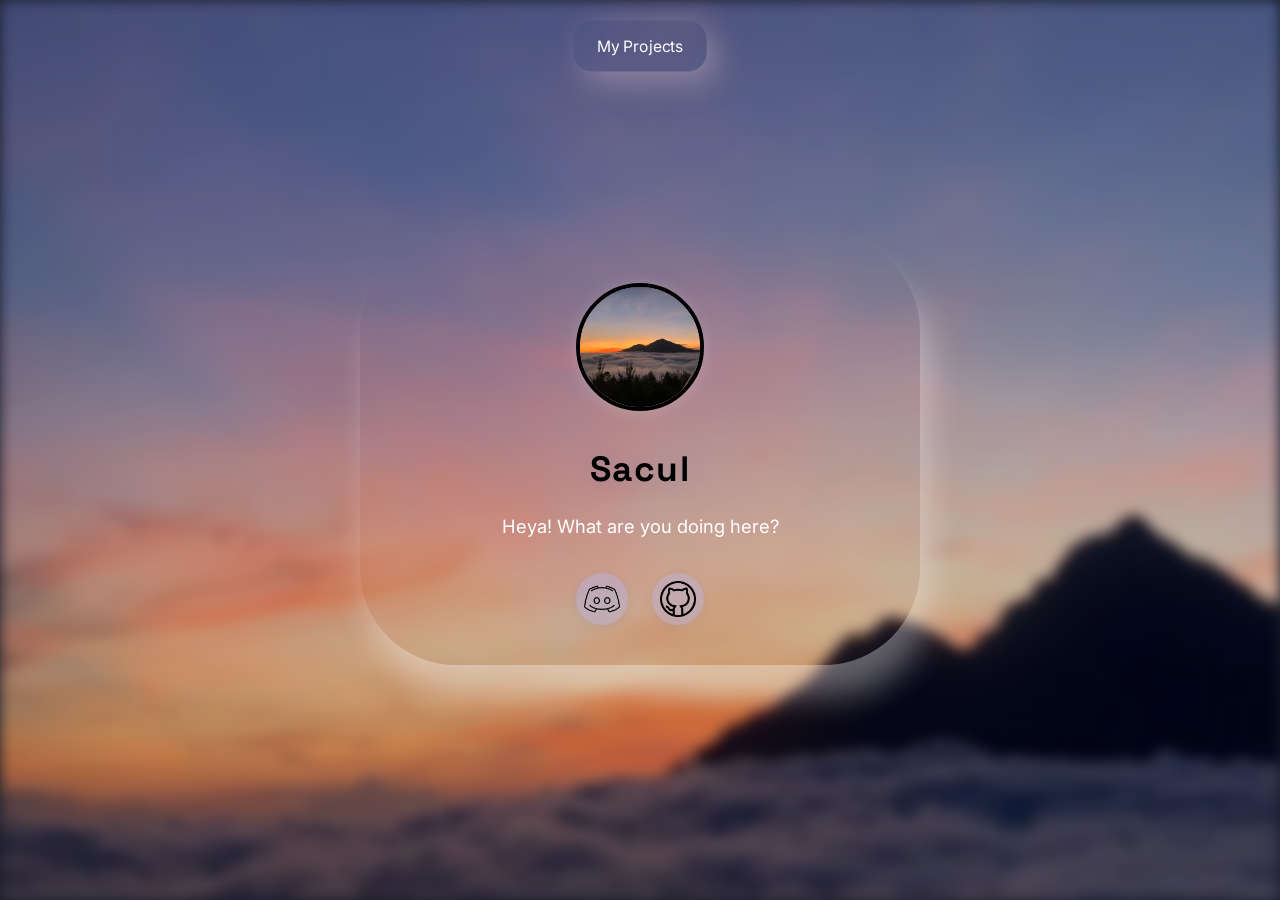
<file: index.html>
<!DOCTYPE html>
<html lang="en">
<head>
    <meta charset="UTF-8">
    <meta name="viewport" content="width=device-width, initial-scale=1.0">
    <title>Sacul</title>
    <link href="https://fonts.googleapis.com/css2?family=Inter:wght@400;700&family=Space+Grotesk:wght@700&display=swap" rel="stylesheet">
    <link rel="stylesheet" href="src/index.css">
</head>
<body>
    <div class="modern-bg"></div>
    <header>
        <h1 class="about-title">About me!</h1>
    </header>
    <main class="modern-card">
        <img src="./assets/sacul_avatar.png" alt="Sacul Avatar" class="modern-avatar" />
        <h2 class="main-title">Sacul</h2>
        <p class="subtitle">Heya! What are you doing here?</p>
        <div class="modern-socials">
            <a href="https://discord.com/users/802167689011134474" class="modern-icon-btn" title="Discord" target="_blank" rel="noopener">
                <img src="./assets/discord.png" alt="Discord" class="modern-icon-img" />
            </a>
            <a href="https://github.com/Sacul0457" class="modern-icon-btn" title="GitHub" target="_blank" rel="noopener">
                <img src="./assets/github.png" alt="GitHub" class="modern-icon-img" />
            </a>
        </div>
    </main>
    <a href="projects.html" class="projects-btn" title="Projects">
        My Projects
    </a>
</body>
</html>
</file>
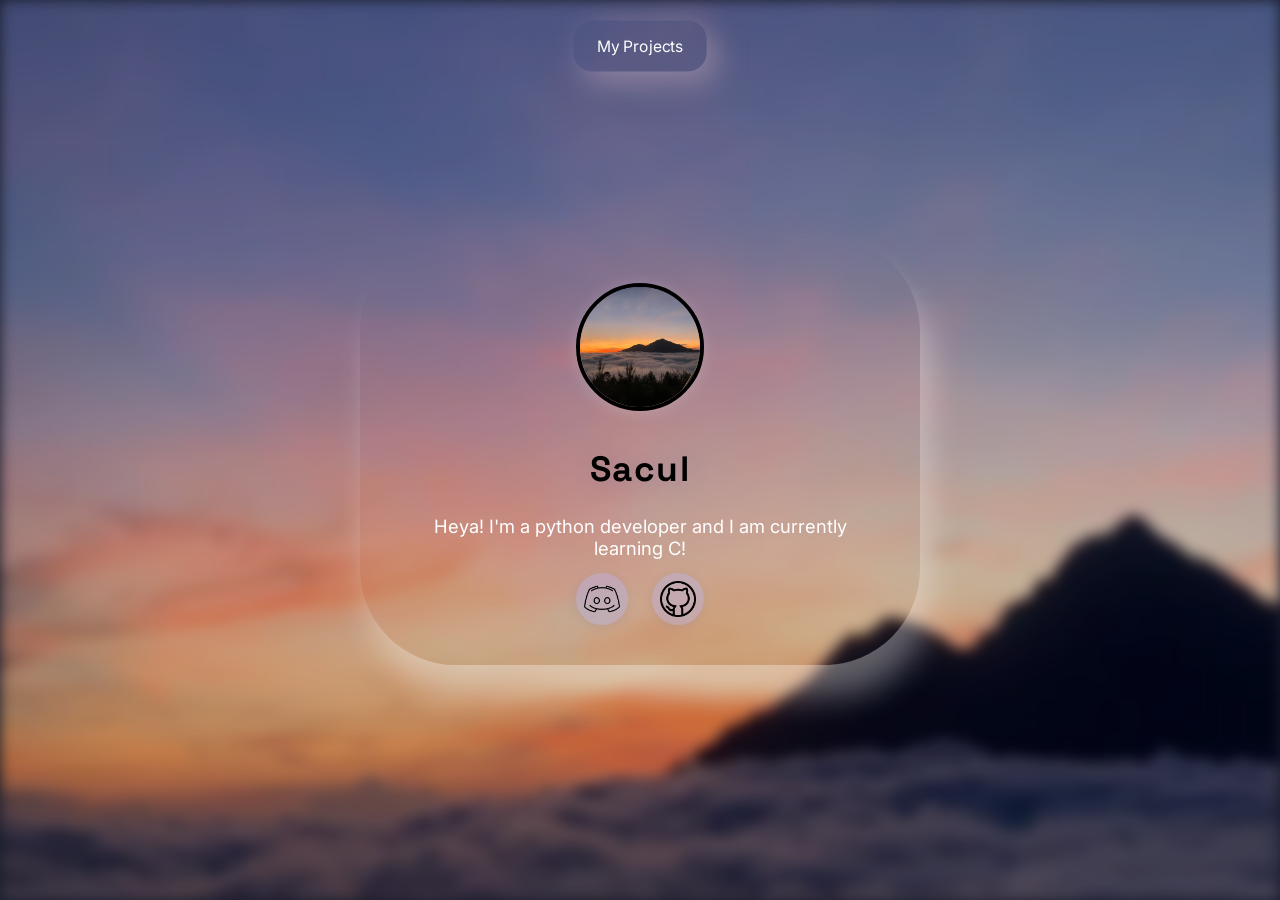
<file: src/index.html>
<!DOCTYPE html>
<html lang="en">
<head>
    <meta charset="UTF-8">
    <meta name="viewport" content="width=device-width, initial-scale=1.0">
    <title>Sacul</title>
    <link href="https://fonts.googleapis.com/css2?family=Inter:wght@400;700&family=Space+Grotesk:wght@700&display=swap" rel="stylesheet">
    <link rel="stylesheet" href="index.css">
</head>
<body>
    <div class="modern-bg"></div>
    <header>
        <h1 class="about-title">About me!</h1>
    </header>
    <main class="modern-card">
        <img src="../assets/sacul_avatar.png" alt="Sacul Avatar" class="modern-avatar" />
        <h2 class="main-title">Sacul</h2>
        <p class="subtitle">Heya! I'm a python developer and I am currently learning C!</p>
        <div class="modern-socials">
            <a href="https://discord.com/users/802167689011134474" class="modern-icon-btn" title="Discord" target="_blank" rel="noopener">
                <img src="../assets/discord.png" alt="Discord" class="modern-icon-img" />
            </a>
            <a href="https://github.com/Sacul0457" class="modern-icon-btn" title="GitHub" target="_blank" rel="noopener">
                <img src="../assets/github.png" alt="GitHub" class="modern-icon-img" />
            </a>
        </div>
    </main>
    <a href="projects.html" class="projects-btn" title="Projects" target="_blank" rel="noopener">
        My Projects
    </a>
</body>
</html>
</file>
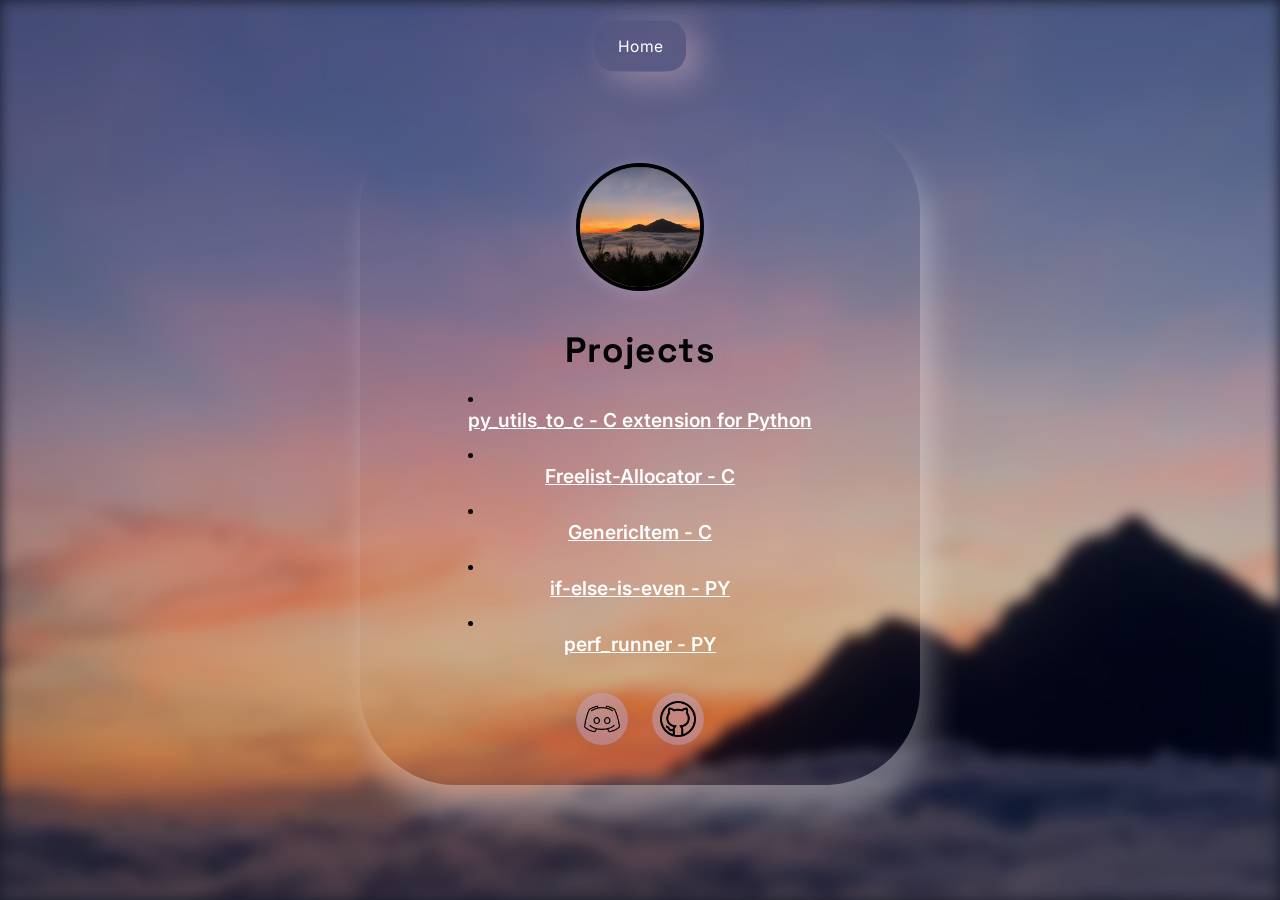
<file: projects.html>
<!DOCTYPE html>
<html lang="en">
<head>
    <meta charset="UTF-8">
    <meta name="viewport" content="width=device-width, initial-scale=1.0">
    <title>Sacul</title>
    <link href="https://fonts.googleapis.com/css2?family=Inter:wght@400;700&family=Space+Grotesk:wght@700&display=swap" rel="stylesheet">
    <link rel="stylesheet" href="src/projects.css">
</head>
<body>
    <div class="modern-bg"></div>
    <header>
        <h1 class="about-title">About me!</h1>
    </header>
    <main class="modern-card">
        <img src="./assets/sacul_avatar.png" alt="Sacul Avatar" class="modern-avatar" />
        <h2 class="main-title">Projects</h2>
        <div>
            <li>
                <p class="subtitle">
                    <a href="https://github.com/Sacul0457/py_utils_to_c" target="_blank">py_utils_to_c - C extension for Python</a>
                </p>
            </li>
            <li>
                <p class="subtitle">
                    <a href="https://github.com/Sacul0457/Freelist-Allocator" target="_blank">Freelist-Allocator - C</a>
                </p>
            </li>
            <li>
                <p class="subtitle">
                    <a href="https://github.com/Sacul0457/GenericItem" target="_blank">GenericItem - C</a>
                </p>
            </li>
            <li>
                <p class="subtitle">
                    <a href="https://github.com/Sacul0457/if-else-is-even" target="_blank">if-else-is-even - PY</a>
                </p>
            </li>
            <li>
                <p class="subtitle">
                    <a href="https://github.com/Sacul0457/perf_runner" target="_blank">perf_runner - PY</a>
                </p>
            </li>
        </div>
        <div class="modern-socials">
            <a href="https://discord.com/users/802167689011134474" class="modern-icon-btn" title="Discord" target="_blank" rel="noopener">
                <img src="./assets/discord.png" alt="Discord" class="modern-icon-img" />
            </a>
            <a href="https://github.com/Sacul0457" class="modern-icon-btn" title="GitHub" target="_blank" rel="noopener">
                <img src="./assets/github.png" alt="GitHub" class="modern-icon-img" />
            </a>
        </div>
    </main>
        <a href="index.html" class="back-btn" title="Home">
            Home
        </a>
</body>
</html>
</file>
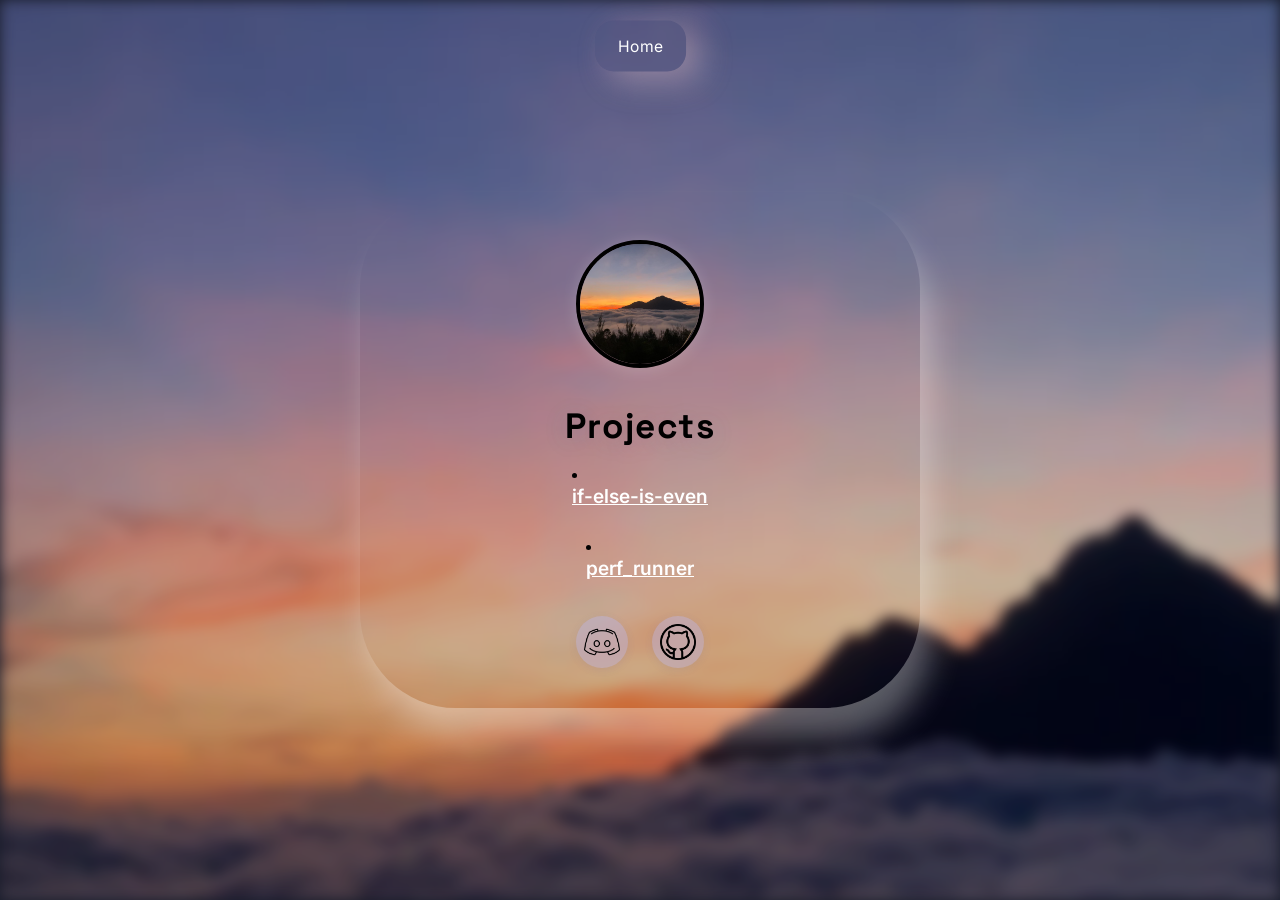
<file: src/projects.html>
<!DOCTYPE html>
<html lang="en">
<head>
    <meta charset="UTF-8">
    <meta name="viewport" content="width=device-width, initial-scale=1.0">
    <title>Sacul</title>
    <link href="https://fonts.googleapis.com/css2?family=Inter:wght@400;700&family=Space+Grotesk:wght@700&display=swap" rel="stylesheet">
    <link rel="stylesheet" href="projects.css">
</head>
<body>
    <div class="modern-bg"></div>
    <header>
        <h1 class="about-title">About me!</h1>
    </header>
    <main class="modern-card">
        <img src="../assets/sacul_avatar.png" alt="Sacul Avatar" class="modern-avatar" />
        <h2 class="main-title">Projects</h2>
        <li>
            <p class="subtitle">
                <a href="https://github.com/Sacul0457/if-else-is-even">if-else-is-even</a>
            </p>
        </li>
        <li>
            <p class="subtitle">
                <a href="https://github.com/Sacul0457/perf_runner">perf_runner</a>
            </p>
        </li>
        <div class="modern-socials">
            <a href="https://discord.com/users/802167689011134474" class="modern-icon-btn" title="Discord" target="_blank" rel="noopener">
                <img src="../assets/discord.png" alt="Discord" class="modern-icon-img" />
            </a>
            <a href="https://github.com/Sacul0457" class="modern-icon-btn" title="GitHub" target="_blank" rel="noopener">
                <img src="../assets/github.png" alt="GitHub" class="modern-icon-img" />
            </a>
        </div>
    </main>
        <a href="index.html" class="back-btn" title="Home" target="_blank" rel="noopener">
            Home
        </a>
</body>
</html>
</file>
<file: src/index.css>
body {
  margin: 0;
  min-height: 100vh;
  font-family: 'Inter', 'Space Grotesk', Arial, sans-serif;
  background: #181c2b;
  overflow-x: hidden;
  display: flex;
  flex-direction: column;
  min-height: 100vh;
}

html, body {
  height: 100%;
}

body {
  justify-content: center;
  align-items: center;
}
.modern-bg {
  position: fixed;
  top: 0; left: 0; right: 0; bottom: 0;
  z-index: 0;
  background-image: url('../assets/background.png');
  background-size: 125% 125%;
  animation: modernBgMove 14s ease-in-out infinite alternate;
  filter: blur(7px) brightness(0.8); 
}
@keyframes modernBgMove {
  0% { background-position: 0% 50%; }
  100% { background-position: 100% 50%; }
}

header {
  position: relative;
  z-index: 1;
  text-align: center;
  margin-top: 3.5rem;
  margin-bottom: 2.5rem;
  display: none;
}
.about-title {
  font-family: 'Space Grotesk', 'Inter', Arial, sans-serif;
  font-size: 2.7rem;
  font-weight: 700;
  color: #b7c2e7;
  letter-spacing: 0.04em;
  margin: 0;
  text-shadow: 0 4px 24px rgba(79,94,184,0.18);
}

.modern-card {
  position: relative;
  z-index: 1;
  max-width: 480px;
  width: 100%;
  box-shadow: 10px 30px 32px 0 rgba(255, 255, 255, 0.336);
  border-radius: 6rem;
  padding: 3rem 2.5rem 2.5rem 2.5rem;
  display: flex;
  flex-direction: column;
  align-items: center;
  gap: 1rem;
  opacity: 0.1;
  transform: translateY(40px) scale(0.98);
  animation: cardFadeIn 1.2s cubic-bezier(.77,0,.18,1) 0.2s forwards;
}
@keyframes cardFadeIn {
  to {
    opacity: 1;
    transform: translateY(0) scale(1);
  }
}

.modern-avatar {
  width: 120px;
  height: 120px;
  border-radius: 50%;
  object-fit: cover;
  margin-bottom: 1.2rem;
  border: 4px solid #000000;
  box-shadow: 0 2px 16px rgba(255, 255, 255, 0.18);

}

.main-title {
  font-family: 'Space Grotesk', 'Inter', Arial, sans-serif;
  font-size: 2.2rem;
  font-weight: 700;
  color: black;
  letter-spacing: 0.04em;
  margin: 0 0 0.5rem 0;
  text-shadow: 0 4px 24px rgba(79,94,184,0.18);
  text-align: center;
}
.subtitle {
  font-size: 1.15rem;
  color: white;
  margin: 0 0 1.5rem 0;
  block-size: 10px;
  text-align: center;
  font-weight: 400;
  font-family: 'Inter', Arial, sans-serif;
}

.modern-socials {
  display: flex;
  gap: 1.5rem;
  margin-top: 0.5rem;
}
.modern-icon-btn {
  display: flex;
  align-items: center;
  justify-content: center;
  width: 52px;
  height: 52px;
  border-radius: 50%;
  background: rgba(181, 182, 245, 0.37);
  box-shadow: 0 2px 8px rgba(79,94,184,0.10);
  border: none;
  transition: background 0.3s, transform 0.25s, box-shadow 0.3s;
  cursor: pointer;
  text-decoration: none;
  outline: none;
}
.modern-icon-btn:hover, .modern-icon-btn:focus-visible {
  background: rgba(196, 203, 228, 0.829);
  transform: scale(1.16);
  box-shadow: 0 4px 24px rgba(176, 176, 235, 0.18);
}
.modern-icon-img {
  width: 36px;
  height: 36px;
  display: block;
  object-fit: contain;
}


.projects-btn {
  position: fixed;
  top: 20px;
  
  box-shadow: 10px 10px 32px 0 rgba(252, 211, 211, 0.336);
  border-radius: 1.2rem;
  padding: 1rem 1.5rem 1rem 1.5rem;

  color: white;
  text-decoration: none;

  display: inline-flex;
  align-items: center;
  justify-content: center;

  opacity: 0.1;

  transform: translateY(15px);
  scale: 0.98;
  transition: transform 0.3s ease, scale 0.3s ease, background 0.3s ease;
  animation: projectsFadeIn cubic-bezier(.77,0,.18,1) 1.6s forwards;
}

@keyframes projectsFadeIn {
  to {
    opacity: 1;
    transform: translateY(0);
  }
}

.projects-btn:hover {
  scale: 1.03;
  background: rgba(207,207,255,0.8);
}


@media (max-width: 700px) {
  .modern-card {
    max-width: 97vw;
    padding: 2rem 0.7rem 1.5rem 0.7rem;
  }
  .main-title {
    font-size: 1.5rem;
  }
  .subtitle {
    font-size: 1rem;
  }
  .modern-icon-btn {
    width: 40px;
    height: 40px;
  }
  .modern-icon-img {
    width: 28px;
    height: 28px;
  }
  .projects-btn {
    padding: 0.8rem 1.2rem;
  }
  .modern-avatar {
    width: 80px;
    height: 80px;
    border-width: 3px;
  }
}

@media (max-width: 400px) {
  .modern-card {
    padding: 1.2rem 0.2rem 1rem 0.2rem;
  }
  .main-title {
    font-size: 1rem;
  }
  .modern-icon-btn {
    width: 28px;
    height: 28px;
  }
  .modern-icon-img {
    width: 18px;
    height: 18px;
  }
  .projects-btn {
    padding: 0.6rem 1rem;
  }
  .modern-avatar {
    width: 48px;
    height: 48px;
    border-width: 2px;
  }
}
</file>
<file: src/projects.css>
body {
  margin: 0;
  min-height: 100vh;
  font-family: 'Inter', 'Space Grotesk', Arial, sans-serif;
  background: #181c2b;
  overflow-x: hidden;
  display: flex;
  flex-direction: column;
  min-height: 100vh;
}

a {
    color: white;
    text-decoration: underline;
}

html, body {
  height: 100%;
}

body {
  justify-content: center;
  align-items: center;
}
.modern-bg {
  position: fixed;
  top: 0; left: 0; right: 0; bottom: 0;
  z-index: 0;
  background-image: url('../assets/background.png');
  background-size: 125% 125%;
  animation: modernBgMove 14s ease-in-out infinite alternate;
  filter: blur(7px) brightness(0.8); 
}
@keyframes modernBgMove {
  0% { background-position: 0% 50%; }
  100% { background-position: 100% 50%; }
}

header {
  position: relative;
  z-index: 1;
  text-align: center;
  margin-top: 3.5rem;
  margin-bottom: 2.5rem;
  display: none;
}
.about-title {
  font-family: 'Space Grotesk', 'Inter', Arial, sans-serif;
  font-size: 2.7rem;
  font-weight: 700;
  color: #b7c2e7;
  letter-spacing: 0.04em;
  margin: 0;
  text-shadow: 0 4px 24px rgba(79,94,184,0.18);
}

.modern-card {
  position: relative;
  z-index: 1;
  max-width: 480px;
  width: 100%;
  box-shadow: 10px 30px 32px 0 rgba(255, 255, 255, 0.336);
  border-radius: 6rem;
  padding: 3rem 2.5rem 2.5rem 2.5rem;
  display: flex;
  flex-direction: column;
  align-items: center;
  gap: 1rem;
  opacity: 0.1;
  transform: translateY(40px) scale(0.98);
  animation: cardFadeIn 1.2s cubic-bezier(.77,0,.18,1) 0.2s forwards;
}
@keyframes cardFadeIn {
  to {
    opacity: 1;
    transform: translateY(0) scale(1);
  }
}

.modern-avatar {
  width: 120px;
  height: 120px;
  border-radius: 50%;
  object-fit: cover;
  margin-bottom: 1.2rem;
  border: 4px solid #000000;
  box-shadow: 0 2px 16px rgba(255, 255, 255, 0.18);

}

.main-title {
  font-family: 'Space Grotesk', 'Inter', Arial, sans-serif;
  font-size: 2.2rem;
  font-weight: 700;
  color: black;
  letter-spacing: 0.04em;
  margin: 0 0 0 0;
  text-shadow: 0 4px 24px rgba(79,94,184,0.18);
  text-align: end;
}
.subtitle {
  font-size: 1.20rem;
  color: rgb(4, 255, 138);
  margin: 0 0 1.7rem 0;
  block-size: 9px;
  text-align: center;
  font-weight: 600;
  font-family: 'Inter', Arial, sans-serif;
}


.subtitle a{
  color: #ffffff

}

.modern-socials {
  display: flex;
  gap: 1.5rem;
  margin-top: 0.5rem;
}
.modern-icon-btn {
  display: flex;
  align-items: center;
  justify-content: center;
  width: 52px;
  height: 52px;
  border-radius: 50%;
  background: rgba(181, 182, 245, 0.37);
  box-shadow: 0 2px 8px rgba(79,94,184,0.10);
  border: none;
  transition: background 0.3s, transform 0.25s, box-shadow 0.3s;
  cursor: pointer;
  text-decoration: none;
  outline: none;
}
.modern-icon-btn:hover, .modern-icon-btn:focus-visible {
  background: rgba(196, 203, 228, 0.829);
  transform: scale(1.16);
  box-shadow: 0 4px 24px rgba(32, 32, 37, 0.18);
}
.modern-icon-img {
  width: 36px;
  height: 36px;
  display: block;
  object-fit: contain;
}


.back-btn {
  position: fixed;
  top: 20px;
  
  box-shadow: 15px 10px 32px 0 rgba(252, 211, 211, 0.336);
  border-radius: 1.2rem;
  padding: 1rem 1.5rem 1rem 1.5rem;

  color: white;
  text-decoration: none;

  display: inline-flex;
  align-items: center;
  justify-content: center;

  opacity: 0.5;

  transform: translateY(15px);
  scale: 0.98;
  transition: transform 0.3s ease, scale 0.3s ease, background 0.3s ease;
  animation: backBtnFadeIn cubic-bezier(.77,0,.18,1) 1.6s forwards;
}

@keyframes backBtnFadeIn {
  to {
    opacity: 1;
    transform: translateY(0);
  }
}

.back-btn:hover {
  scale: 1.04;
  background: rgba(207,207,255,0.8);
}


@media (max-width: 700px) {
  .modern-card {
    max-width: 97vw;
    padding: 2rem 0.7rem 1.5rem 0.7rem;
  }
  .main-title {
    font-size: 1.5rem;
  }
  .subtitle {
    font-size: 1rem;
  }
  .modern-icon-btn {
    width: 40px;
    height: 40px;
  }
  .modern-icon-img {
    width: 28px;
    height: 28px;
  }
  .back-btn {
    padding: 0.8rem 1.2rem; width: 78px; height: 35px; font-size: 0.9rem;
  }
  .modern-avatar {
    width: 80px;
    height: 80px;
    border-width: 3px;
  }
}

@media (max-width: 400px) {
  .modern-card {
    padding: 1.2rem 0.2rem 1rem 0.2rem;
  }
  .main-title {
    font-size: 1rem;
  }
  .modern-icon-btn {
    width: 28px;
    height: 28px;
  }
  .modern-icon-img {
    width: 18px;
    height: 18px;
  }
  .back-btn {
    padding: 0.6rem 1rem; width: 68px; height: 28px; font-size: 0.8rem;
  }
  .modern-avatar {
    width: 48px;
    height: 48px;
    border-width: 2px;
  }
}
</file>
